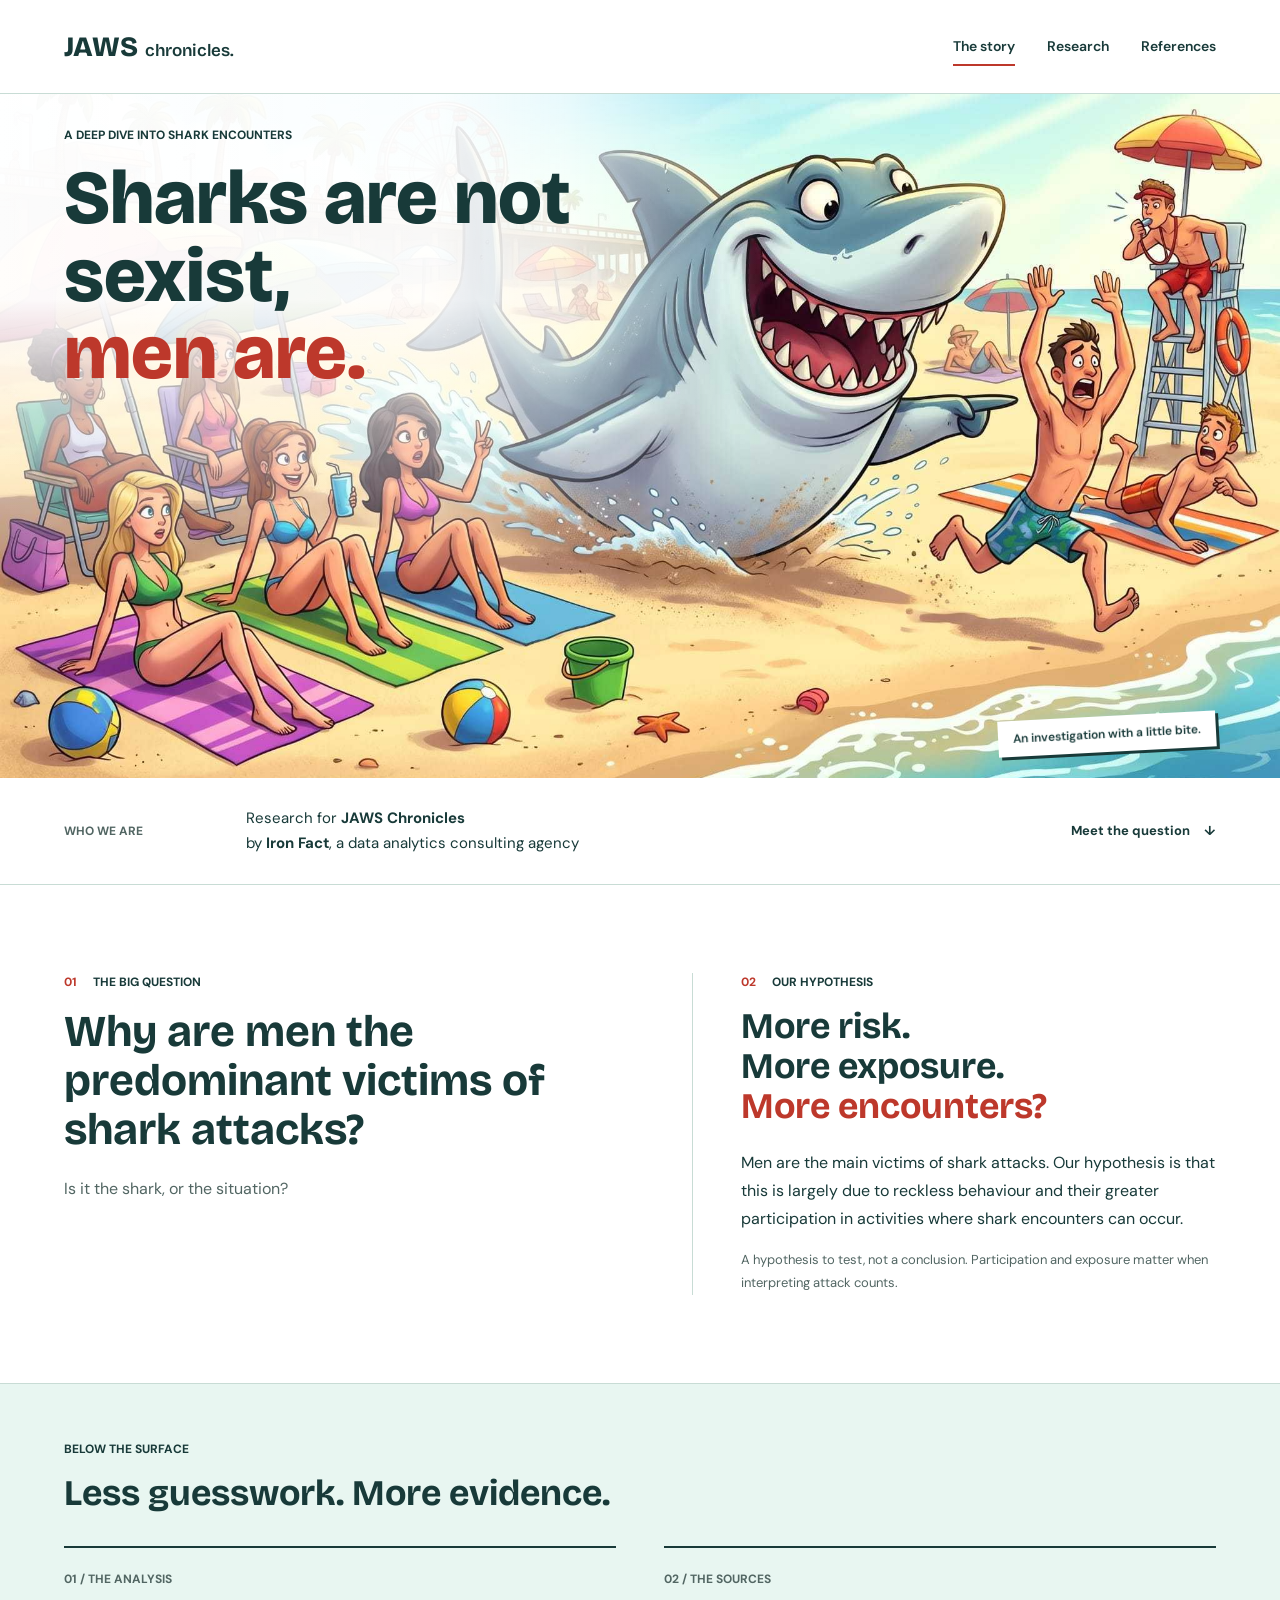
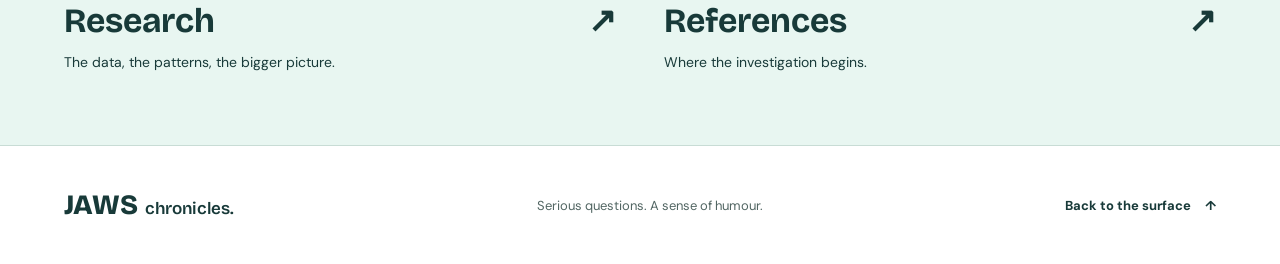
<file: index.html>
<!doctype html>
<html lang="en">
<head>
  <meta charset="utf-8">
  <meta name="viewport" content="width=device-width, initial-scale=1">
  <meta name="description" content="Sharks are not sexist, men are. A shark attack research project for Jaws chronicles, exploring behaviour, activities and exposure.">
  <title>Sharks are not sexist, men are | Jaws chronicles</title>
  <link rel="stylesheet" href="styles.css">
</head>
<body>
  <a class="skip-link" href="#main">Skip to content</a>
  <header class="site-header">
    <a class="wordmark" href="index.html" aria-label="Jaws chronicles home">JAWS<span>chronicles.</span></a>
    <nav aria-label="Main navigation">
      <a href="index.html" aria-current="page">The story</a>
      <a href="research.html">Research</a>
      <a href="references.html">References</a>
    </nav>
  </header>

  <main id="main">
    <section class="hero" aria-labelledby="project-title">
      <img class="hero-image" src="image_1.jpg" width="2048" height="1143" alt="A cartoon shark chases a man across a busy beach while women watch from their beach towels.">
      <div class="hero-copy">
        <p class="eyebrow">A deep dive into shark encounters</p>
        <h1 id="project-title">Sharks are not sexist,<br><span>men are.</span></h1>
      </div>
      <span class="hero-note">An investigation with a little bite.</span>
    </section>

    <section class="credit-band" aria-label="About us">
      <span class="section-label">Who we are</span>
      <p>Research for <strong>JAWS Chronicles</strong><br class="desktop-break"> by <strong>Iron Fact</strong>, a data analytics consulting agency</p>
      <a class="text-link" href="#the-question">Meet the question <span aria-hidden="true">&darr;</span></a>
    </section>

    <section class="investigation content-width" id="the-question" aria-labelledby="question-title">
      <div class="question">
        <p class="eyebrow"><span class="section-number">01</span> The big question</p>
        <h2 id="question-title">Why are men the predominant victims of shark attacks?</h2>
        <p class="question-aside">Is it the shark, or the situation?</p>
      </div>
      <div class="hypothesis">
        <p class="eyebrow"><span class="section-number">02</span> Our hypothesis</p>
        <h3>More risk.<br>More exposure.<br><span>More encounters?</span></h3>
        <p>Men are the main victims of shark attacks. Our hypothesis is that this is largely due to reckless behaviour and their greater participation in activities where shark encounters can occur.</p>
        <p class="research-note">A hypothesis to test, not a conclusion. Participation and exposure matter when interpreting attack counts.</p>
      </div>
    </section>

    <section class="next-section" aria-labelledby="next-title">
      <div class="content-width">
        <div class="next-heading">
          <p class="eyebrow">Below the surface</p>
          <h2 id="next-title">Less guesswork. More evidence.</h2>
        </div>
        <div class="next-links">
          <a class="next-link" href="research.html">
            <span class="link-index">01 / THE ANALYSIS</span>
            <span class="link-title">Research <span aria-hidden="true">&nearr;</span></span>
            <span class="link-description">The data, the patterns, the bigger picture.</span>
          </a>
          <a class="next-link" href="references.html">
            <span class="link-index">02 / THE SOURCES</span>
            <span class="link-title">References <span aria-hidden="true">&nearr;</span></span>
            <span class="link-description">Where the investigation begins.</span>
          </a>
        </div>
      </div>
    </section>
  </main>

  <footer class="site-footer">
    <a class="wordmark" href="index.html">JAWS<span>chronicles.</span></a>
    <p>Serious questions. A sense of humour.</p>
    <a class="text-link" href="#main">Back to the surface <span aria-hidden="true">&uarr;</span></a>
  </footer>
</body>
</html>
</file>
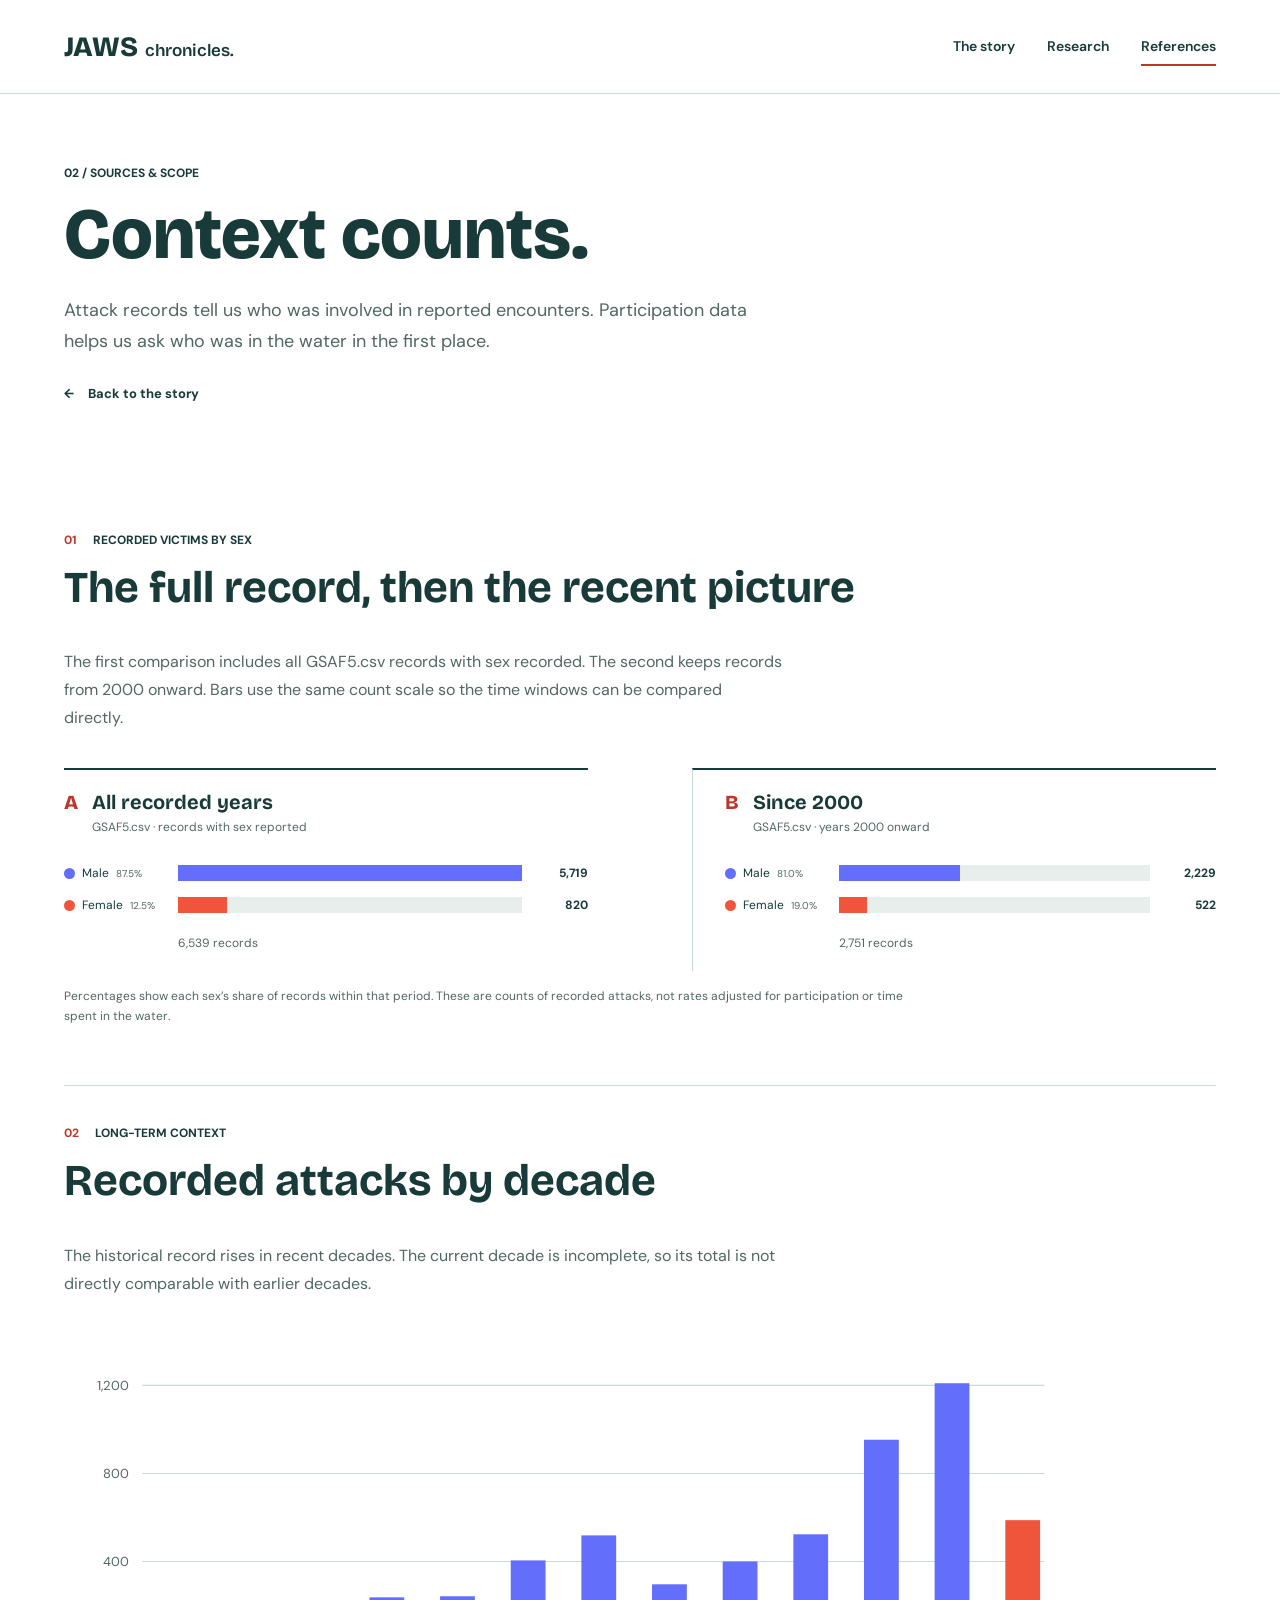
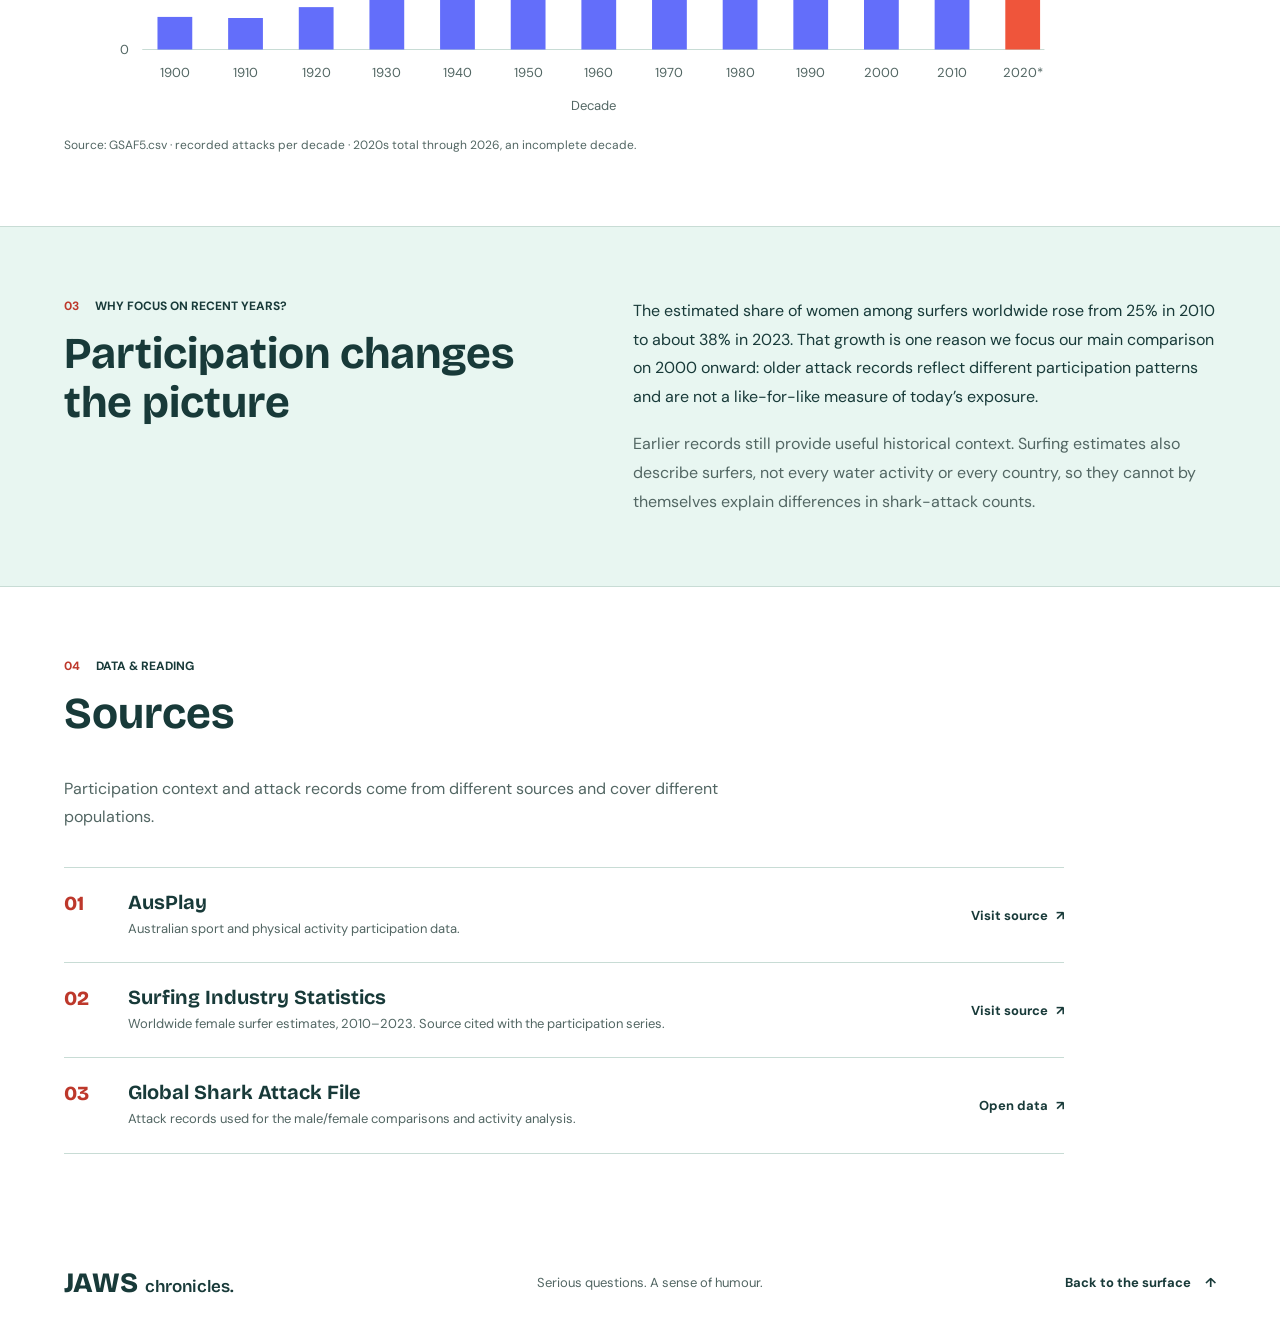
<file: references.html>
<!doctype html>
<html lang="en">
<head>
  <meta charset="utf-8">
  <meta name="viewport" content="width=device-width, initial-scale=1">
  <title>References | Jaws chronicles</title>
  <link rel="stylesheet" href="styles.css">
</head>
<body>
  <a class="skip-link" href="#main">Skip to content</a>
  <header class="site-header">
    <a class="wordmark" href="index.html" aria-label="Jaws chronicles home">JAWS<span>chronicles.</span></a>
    <nav aria-label="Main navigation">
      <a href="index.html">The story</a>
      <a href="research.html">Research</a>
      <a href="references.html" aria-current="page">References</a>
    </nav>
  </header>
  <main id="main" class="references-page">
    <section class="references-intro content-width">
      <p class="eyebrow">02 / Sources &amp; scope</p>
      <h1>Context counts.</h1>
      <p>Attack records tell us who was involved in reported encounters. Participation data helps us ask who was in the water in the first place.</p>
      <a class="text-link" href="index.html"><span aria-hidden="true">&larr;</span> Back to the story</a>
    </section>

    <section class="reference-section" aria-labelledby="comparison-title">
      <div class="content-width">
        <div class="report-heading">
          <p class="eyebrow"><span class="section-number">01</span> Recorded victims by sex</p>
          <h2 id="comparison-title">The full record, then the recent picture</h2>
          <p>The first comparison includes all GSAF5.csv records with sex recorded. The second keeps records from 2000 onward. Bars use the same count scale so the time windows can be compared directly.</p>
        </div>
        <div class="reference-chart-grid">
          <figure class="reference-chart">
            <figcaption>
              <span class="reference-chart-number">A</span>
              <span><strong>All recorded years</strong><small>GSAF5.csv · records with sex reported</small></span>
            </figcaption>
            <div class="reference-bar-row"><span class="reference-bar-label"><i class="legend-swatch male-swatch"></i>Male <small>87.5%</small></span><div class="reference-track"><span class="reference-bar male-bar" style="--bar:100%"></span></div><b>5,719</b></div>
            <div class="reference-bar-row"><span class="reference-bar-label"><i class="legend-swatch female-swatch"></i>Female <small>12.5%</small></span><div class="reference-track"><span class="reference-bar female-bar" style="--bar:14.3%"></span></div><b>820</b></div>
            <p class="reference-chart-total">6,539 records</p>
          </figure>
          <figure class="reference-chart">
            <figcaption>
              <span class="reference-chart-number">B</span>
              <span><strong>Since 2000</strong><small>GSAF5.csv · years 2000 onward</small></span>
            </figcaption>
            <div class="reference-bar-row"><span class="reference-bar-label"><i class="legend-swatch male-swatch"></i>Male <small>81.0%</small></span><div class="reference-track"><span class="reference-bar male-bar" style="--bar:39.0%"></span></div><b>2,229</b></div>
            <div class="reference-bar-row"><span class="reference-bar-label"><i class="legend-swatch female-swatch"></i>Female <small>19.0%</small></span><div class="reference-track"><span class="reference-bar female-bar" style="--bar:9.1%"></span></div><b>522</b></div>
            <p class="reference-chart-total">2,751 records</p>
          </figure>
        </div>
        <p class="chart-note">Percentages show each sex’s share of records within that period. These are counts of recorded attacks, not rates adjusted for participation or time spent in the water.</p>
        <div class="decade-trend-section">
          <div class="report-heading">
            <p class="eyebrow"><span class="section-number">02</span> Long-term context</p>
            <h2 id="decade-chart-heading">Recorded attacks by decade</h2>
            <p>The historical record rises in recent decades. The current decade is incomplete, so its total is not directly comparable with earlier decades.</p>
          </div>
          <figure class="decade-chart">
            <div class="decade-chart-scroll">
              <svg viewBox="0 0 920 370" role="img" aria-labelledby="decade-chart-title decade-chart-description">
                <title id="decade-chart-title">Recorded shark attacks by decade, from 1900 through 2020</title>
                <desc id="decade-chart-description">Counts are 147, 144, 192, 238, 243, 404, 520, 295, 400, 522, 953, 1,212 and 589 for decades 1900 through 2020 respectively. The 2020s count is partial through 2026.</desc>
                <g class="decade-grid">
                  <path d="M72 305H902 M72 224H902 M72 143H902 M72 62H902"/>
                  <text x="60" y="309" text-anchor="end">0</text>
                  <text x="60" y="228" text-anchor="end">400</text>
                  <text x="60" y="147" text-anchor="end">800</text>
                  <text x="60" y="66" text-anchor="end">1,200</text>
                </g>
                <g class="decade-bars">
                  <rect x="86" y="275" width="32" height="30"><title>1900s: 147 recorded attacks</title></rect>
                  <rect x="151" y="276" width="32" height="29"><title>1910s: 144 recorded attacks</title></rect>
                  <rect x="216" y="266" width="32" height="39"><title>1920s: 192 recorded attacks</title></rect>
                  <rect x="281" y="257" width="32" height="48"><title>1930s: 238 recorded attacks</title></rect>
                  <rect x="346" y="256" width="32" height="49"><title>1940s: 243 recorded attacks</title></rect>
                  <rect x="411" y="223" width="32" height="82"><title>1950s: 404 recorded attacks</title></rect>
                  <rect x="476" y="200" width="32" height="105"><title>1960s: 520 recorded attacks</title></rect>
                  <rect x="541" y="245" width="32" height="60"><title>1970s: 295 recorded attacks</title></rect>
                  <rect x="606" y="224" width="32" height="81"><title>1980s: 400 recorded attacks</title></rect>
                  <rect x="671" y="199" width="32" height="106"><title>1990s: 522 recorded attacks</title></rect>
                  <rect x="736" y="112" width="32" height="193"><title>2000s: 953 recorded attacks</title></rect>
                  <rect x="801" y="60" width="32" height="245"><title>2010s: 1,212 recorded attacks</title></rect>
                  <rect class="partial-decade" x="866" y="186" width="32" height="119"><title>2020s through 2026: 589 recorded attacks, partial decade</title></rect>
                </g>
                <g class="decade-labels">
                  <text x="102" y="330" text-anchor="middle">1900</text><text x="167" y="330" text-anchor="middle">1910</text><text x="232" y="330" text-anchor="middle">1920</text><text x="297" y="330" text-anchor="middle">1930</text><text x="362" y="330" text-anchor="middle">1940</text><text x="427" y="330" text-anchor="middle">1950</text><text x="492" y="330" text-anchor="middle">1960</text><text x="557" y="330" text-anchor="middle">1970</text><text x="622" y="330" text-anchor="middle">1980</text><text x="687" y="330" text-anchor="middle">1990</text><text x="752" y="330" text-anchor="middle">2000</text><text x="817" y="330" text-anchor="middle">2010</text><text x="882" y="330" text-anchor="middle">2020*</text>
                  <text x="487" y="361" text-anchor="middle">Decade</text>
                </g>
              </svg>
            </div>
            <figcaption class="chart-note">Source: GSAF5.csv · recorded attacks per decade · 2020s total through 2026, an incomplete decade.</figcaption>
          </figure>
        </div>
      </div>
    </section>

    <section class="reference-section reference-tint" aria-labelledby="time-window-title">
      <div class="content-width time-window">
        <div class="report-heading">
          <p class="eyebrow"><span class="section-number">03</span> Why focus on recent years?</p>
          <h2 id="time-window-title">Participation changes the picture</h2>
        </div>
        <div class="time-window-copy">
          <p>The estimated share of women among surfers worldwide rose from 25% in 2010 to about 38% in 2023. That growth is one reason we focus our main comparison on 2000 onward: older attack records reflect different participation patterns and are not a like-for-like measure of today’s exposure.</p>
          <p>Earlier records still provide useful historical context. Surfing estimates also describe surfers, not every water activity or every country, so they cannot by themselves explain differences in shark-attack counts.</p>
        </div>
      </div>
    </section>

    <section class="reference-section content-width" aria-labelledby="sources-title">
      <div class="report-heading">
        <p class="eyebrow"><span class="section-number">04</span> Data &amp; reading</p>
        <h2 id="sources-title">Sources</h2>
        <p>Participation context and attack records come from different sources and cover different populations.</p>
      </div>
      <ul class="source-list">
        <li>
          <span class="source-index">01</span>
          <div><h3>AusPlay</h3><p>Australian sport and physical activity participation data.</p></div>
          <a href="https://www.ausport.gov.au/clearinghouse/research/ausplay" target="_blank" rel="noopener noreferrer" aria-label="Visit AusPlay research page">Visit source <span aria-hidden="true">↗</span></a>
        </li>
        <li>
          <span class="source-index">02</span>
          <div><h3>Surfing Industry Statistics</h3><p>Worldwide female surfer estimates, 2010–2023. Source cited with the participation series.</p></div>
          <a href="https://gitnux.org/surfing-industry-statistics" target="_blank" rel="noopener noreferrer" aria-label="Visit Surfing Industry Statistics">Visit source <span aria-hidden="true">↗</span></a>
        </li>
        <li>
          <span class="source-index">03</span>
          <div><h3>Global Shark Attack File</h3><p>Attack records used for the male/female comparisons and activity analysis.</p></div>
          <a href="GSAF5.csv" target="_blank" rel="noopener noreferrer" aria-label="Open the GSAF5 data file">Open data <span aria-hidden="true">↗</span></a>
        </li>
      </ul>
    </section>
  </main>
  <footer class="site-footer">
    <a class="wordmark" href="index.html">JAWS<span>chronicles.</span></a>
    <p>Serious questions. A sense of humour.</p>
    <a class="text-link" href="#main">Back to the surface <span aria-hidden="true">&uarr;</span></a>
  </footer>
</body>
</html>
</file>
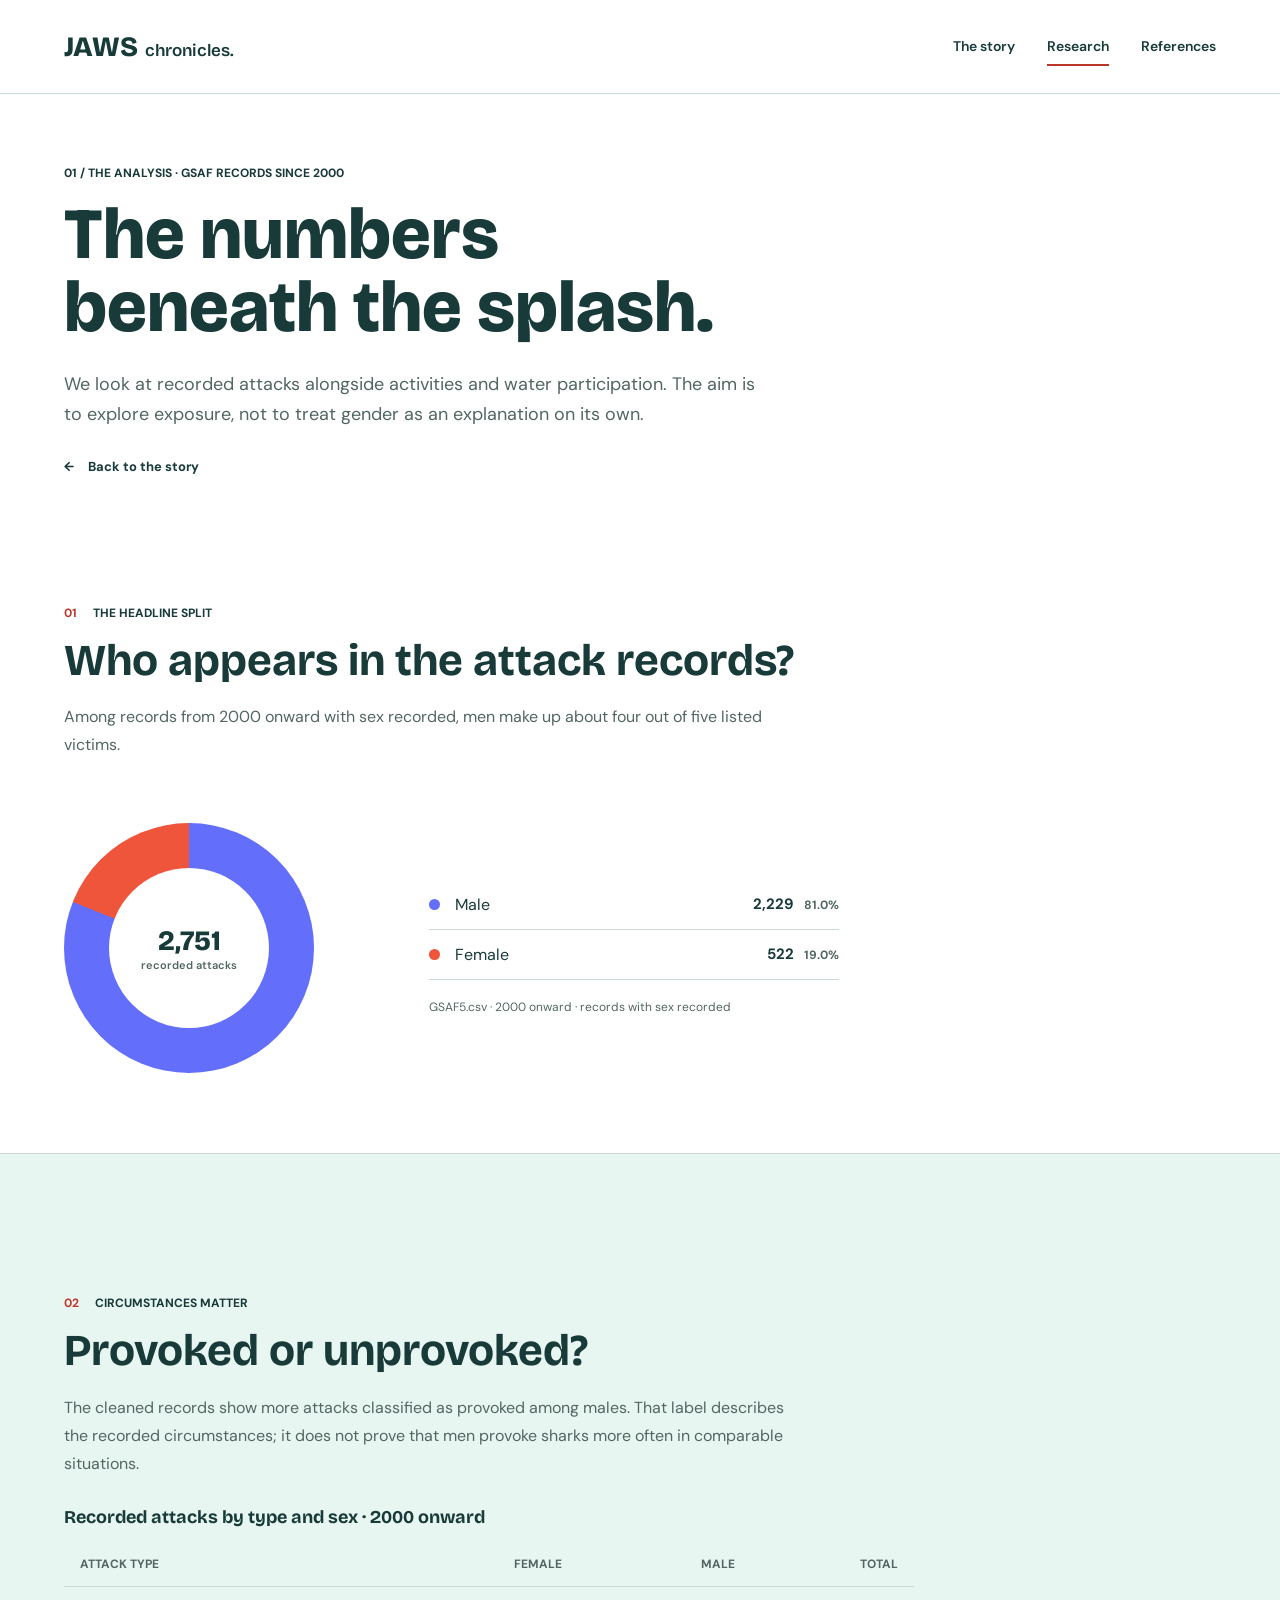
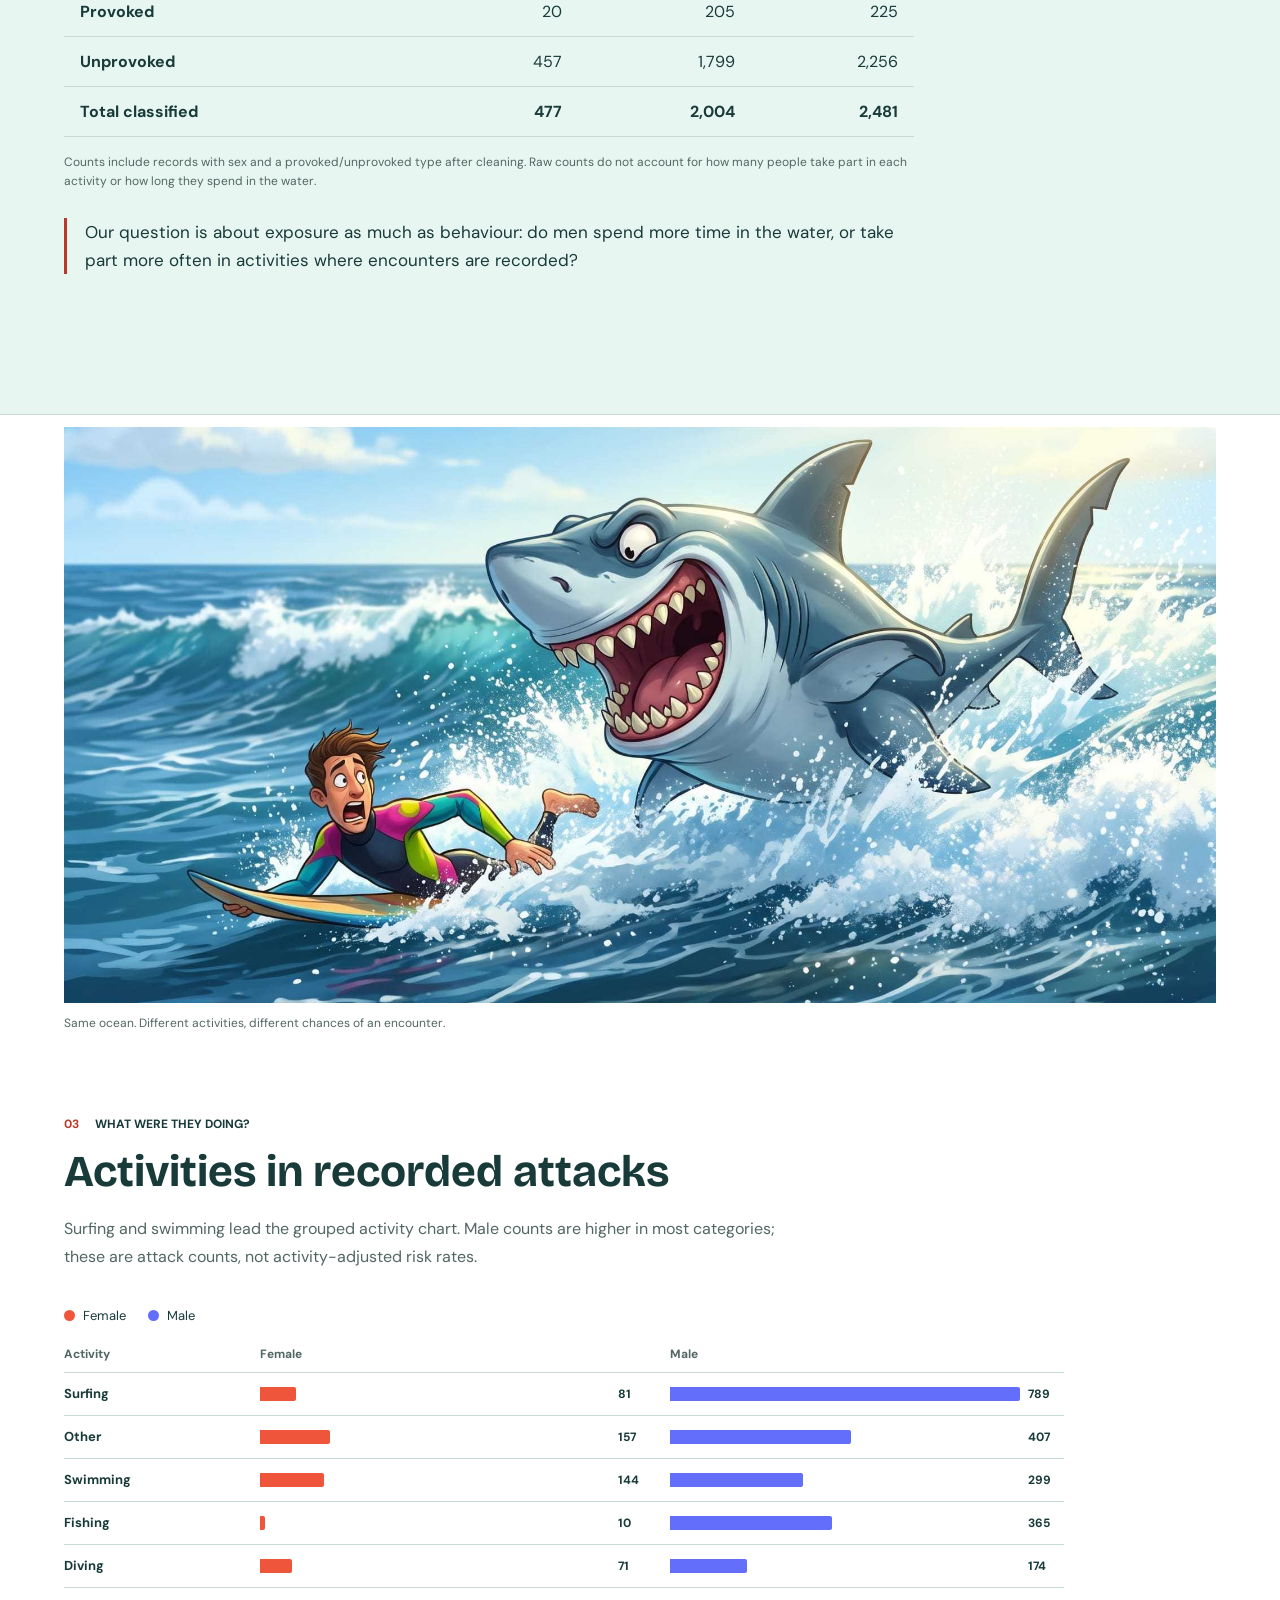
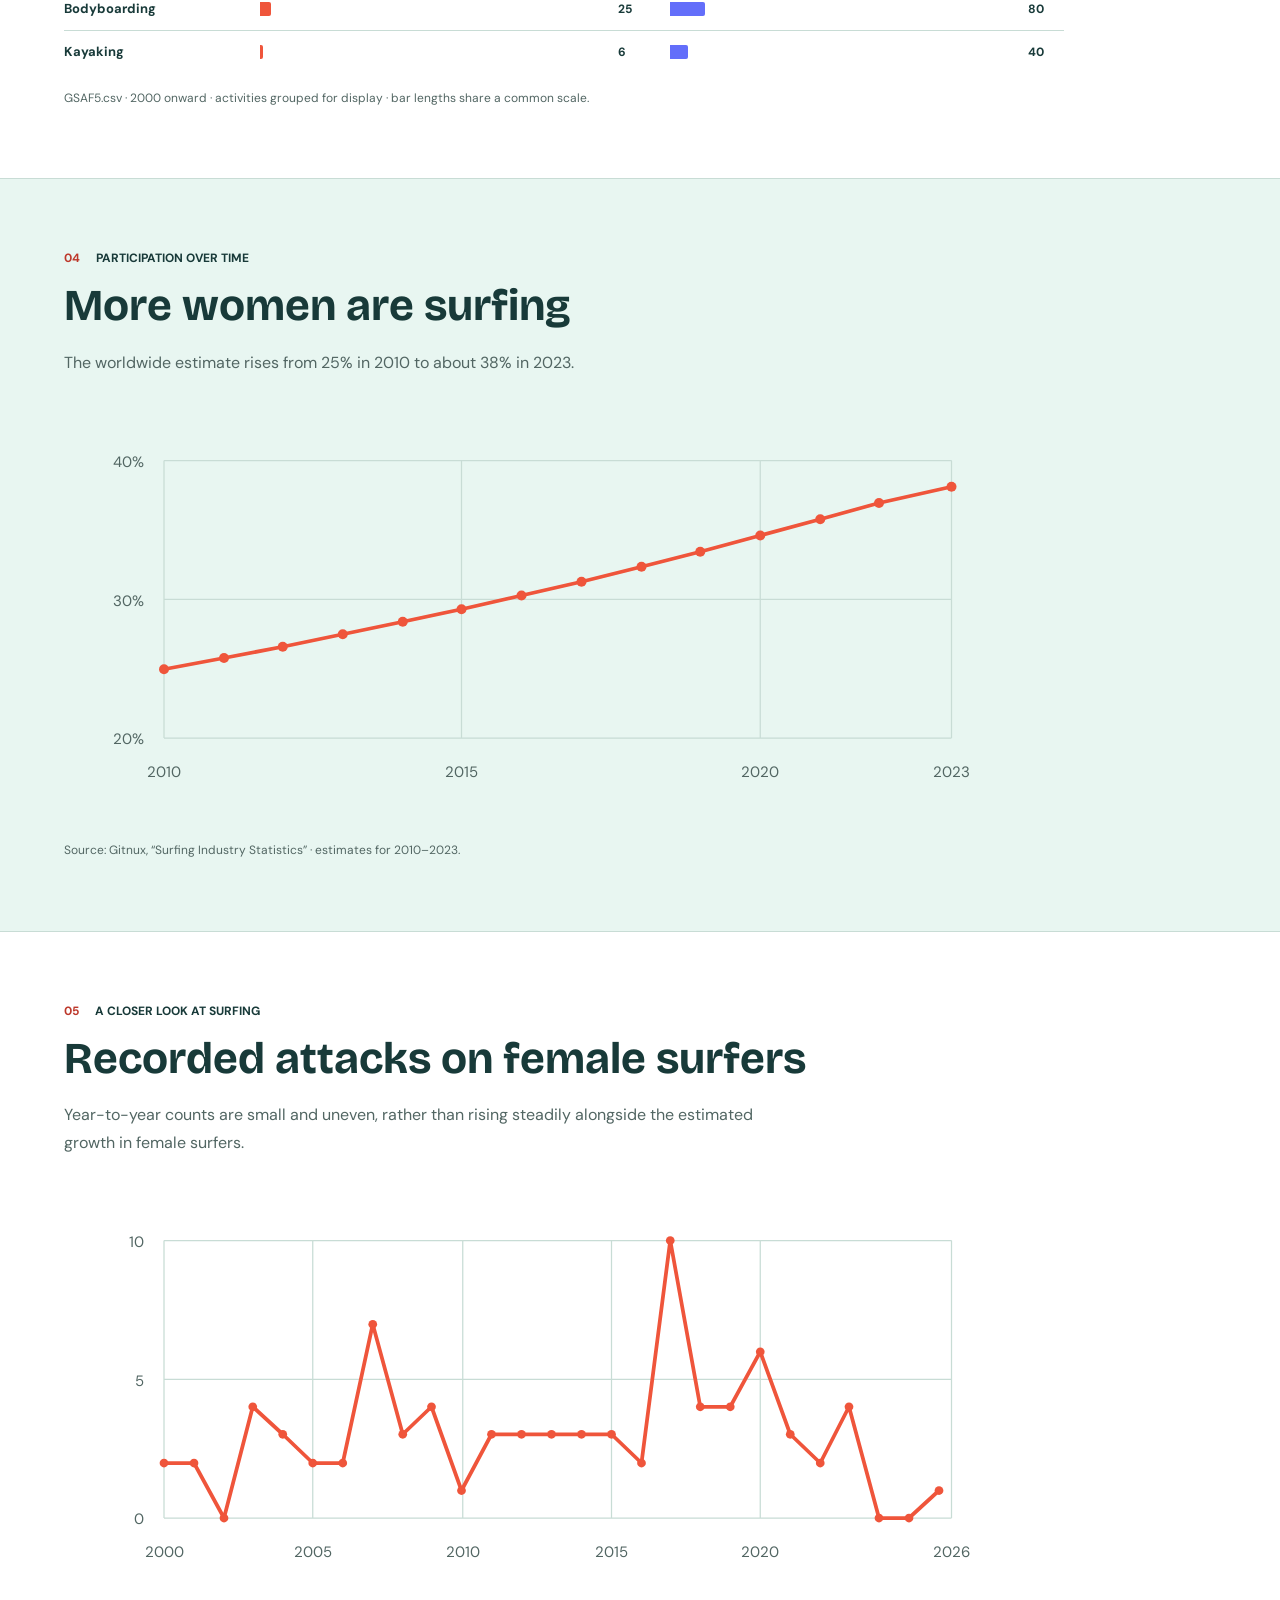
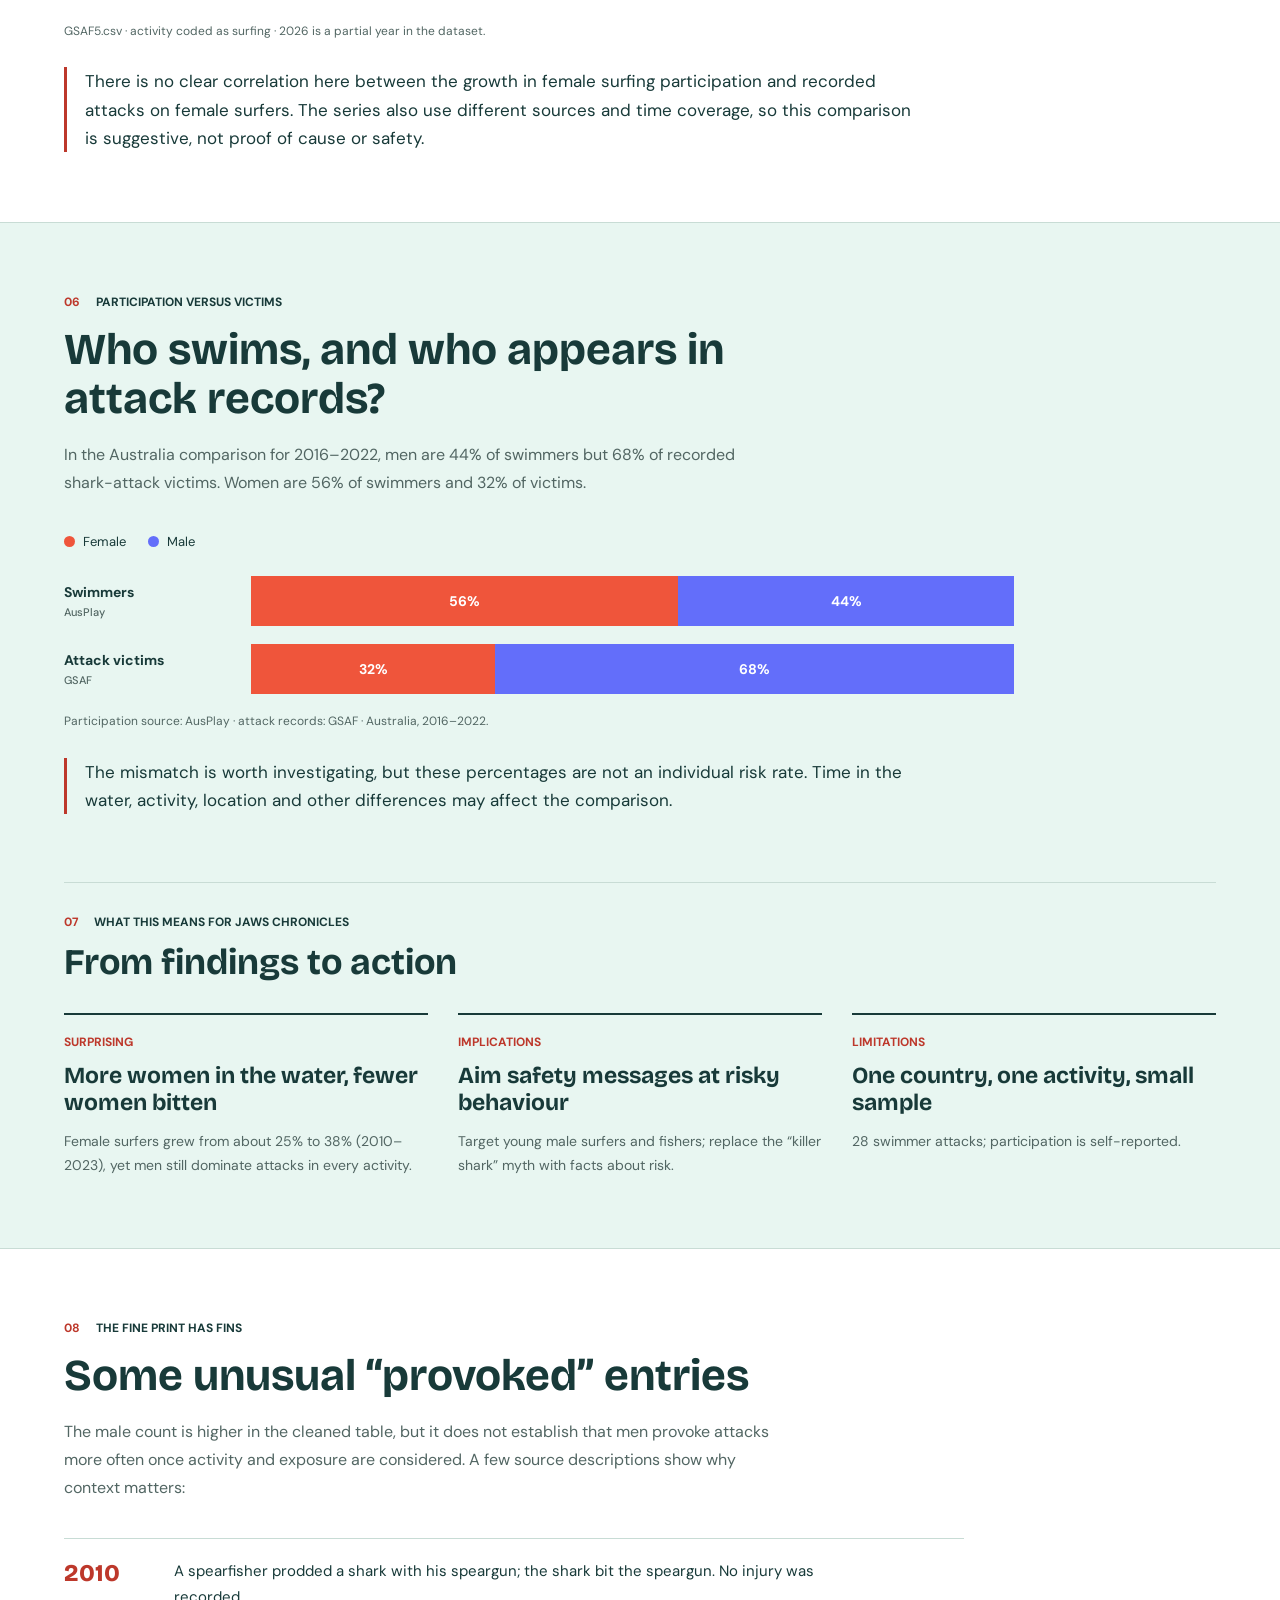
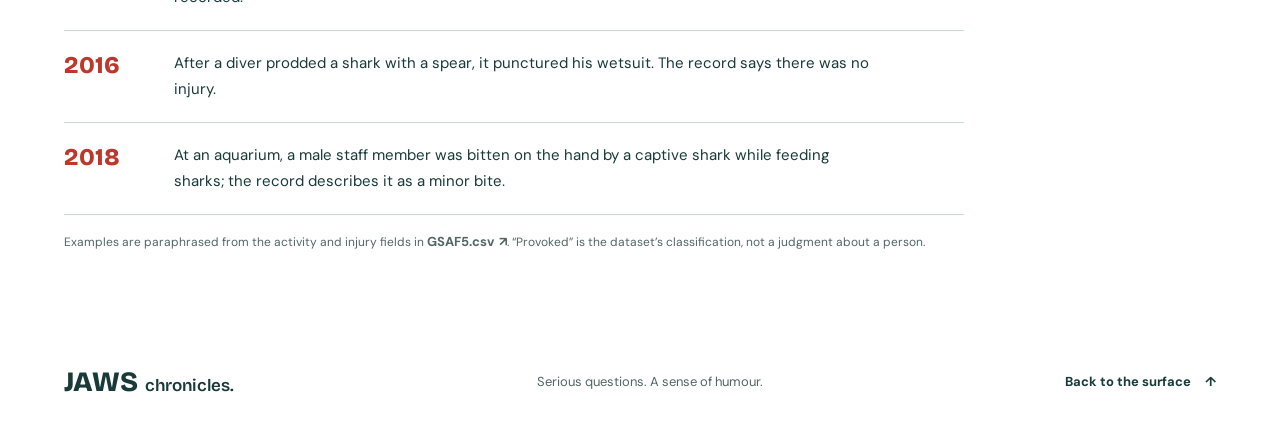
<file: research.html>
<!doctype html>
<html lang="en">
<head>
  <meta charset="utf-8">
  <meta name="viewport" content="width=device-width, initial-scale=1">
  <title>Research | Jaws chronicles</title>
  <link rel="stylesheet" href="styles.css">
</head>
<body>
  <a class="skip-link" href="#main">Skip to content</a>
  <header class="site-header">
    <a class="wordmark" href="index.html" aria-label="Jaws chronicles home">JAWS<span>chronicles.</span></a>
    <nav aria-label="Main navigation">
      <a href="index.html">The story</a>
      <a href="research.html" aria-current="page">Research</a>
      <a href="references.html">References</a>
    </nav>
  </header>
  <main id="main" class="research-page">
    <section class="research-intro content-width">
      <p class="eyebrow">01 / The analysis · GSAF records since 2000</p>
      <h1>The numbers<br>beneath the splash.</h1>
      <p>We look at recorded attacks alongside activities and water participation. The aim is to explore exposure, not to treat gender as an explanation on its own.</p>
      <a class="text-link" href="index.html"><span aria-hidden="true">&larr;</span> Back to the story</a>
    </section>

    <section class="report-section content-width" aria-labelledby="sex-chart-title">
      <div class="report-heading">
        <p class="eyebrow"><span class="section-number">01</span> The headline split</p>
        <h2 id="sex-chart-title">Who appears in the attack records?</h2>
        <p>Among records from 2000 onward with sex recorded, men make up about four out of five listed victims.</p>
      </div>
      <figure class="chart-figure sex-chart">
        <div class="sex-donut" role="img" aria-label="Pie chart: 2,229 male victims, 81 percent; 522 female victims, 19 percent, among 2,751 records since 2000 with sex recorded.">
          <span>2,751<small>recorded attacks</small></span>
        </div>
        <figcaption class="chart-legend sex-legend">
          <p><span class="legend-swatch male-swatch"></span><span>Male</span><strong>2,229 <small>81.0%</small></strong></p>
          <p><span class="legend-swatch female-swatch"></span><span>Female</span><strong>522 <small>19.0%</small></strong></p>
          <small>GSAF5.csv · 2000 onward · records with sex recorded</small>
        </figcaption>
      </figure>
    </section>

    <section class="report-section report-tint" aria-labelledby="type-chart-title">
      <div class="content-width type-section">
        <div class="report-heading">
          <p class="eyebrow"><span class="section-number">02</span> Circumstances matter</p>
          <h2 id="type-chart-title">Provoked or unprovoked?</h2>
          <p>The cleaned records show more attacks classified as provoked among males. That label describes the recorded circumstances; it does not prove that men provoke sharks more often in comparable situations.</p>
        </div>
        <div class="table-wrap">
          <table class="research-table">
            <caption>Recorded attacks by type and sex · 2000 onward</caption>
            <thead>
              <tr><th scope="col">Attack type</th><th scope="col">Female</th><th scope="col">Male</th><th scope="col">Total</th></tr>
            </thead>
            <tbody>
              <tr><th scope="row">Provoked</th><td>20</td><td>205</td><td>225</td></tr>
              <tr><th scope="row">Unprovoked</th><td>457</td><td>1,799</td><td>2,256</td></tr>
            </tbody>
            <tfoot>
              <tr><th scope="row">Total classified</th><td>477</td><td>2,004</td><td>2,481</td></tr>
            </tfoot>
          </table>
          <p class="chart-note">Counts include records with sex and a provoked/unprovoked type after cleaning. Raw counts do not account for how many people take part in each activity or how long they spend in the water.</p>
        </div>
        <p class="analysis-callout">Our question is about exposure as much as behaviour: do men spend more time in the water, or take part more often in activities where encounters are recorded?</p>
      </div>
    </section>

    <figure class="research-photo content-width">
      <img src="image_2.jpg" width="2048" height="1024" alt="A cartoon surfer escapes through the waves as a grinning shark splashes close behind.">
      <figcaption>Same ocean. Different activities, different chances of an encounter.</figcaption>
    </figure>

    <section class="report-section content-width" aria-labelledby="activity-chart-title">
      <div class="report-heading">
        <p class="eyebrow"><span class="section-number">03</span> What were they doing?</p>
        <h2 id="activity-chart-title">Activities in recorded attacks</h2>
        <p>Surfing and swimming lead the grouped activity chart. Male counts are higher in most categories; these are attack counts, not activity-adjusted risk rates.</p>
      </div>
      <figure class="chart-figure activity-chart" aria-label="Grouped horizontal bars comparing recorded female and male attacks by activity since 2000">
        <div class="activity-legend"><span><i class="legend-swatch female-swatch"></i>Female</span><span><i class="legend-swatch male-swatch"></i>Male</span></div>
        <div class="activity-chart-head" aria-hidden="true"><span>Activity</span><span>Female</span><span>Male</span></div>
        <div class="activity-row"><strong>Surfing</strong><div class="activity-bar-cell"><span class="activity-bar female-bar" style="--bar: 10.3%"></span><b>81</b></div><div class="activity-bar-cell"><span class="activity-bar male-bar" style="--bar: 100%"></span><b>789</b></div></div>
        <div class="activity-row"><strong>Other</strong><div class="activity-bar-cell"><span class="activity-bar female-bar" style="--bar: 19.9%"></span><b>157</b></div><div class="activity-bar-cell"><span class="activity-bar male-bar" style="--bar: 51.6%"></span><b>407</b></div></div>
        <div class="activity-row"><strong>Swimming</strong><div class="activity-bar-cell"><span class="activity-bar female-bar" style="--bar: 18.3%"></span><b>144</b></div><div class="activity-bar-cell"><span class="activity-bar male-bar" style="--bar: 37.9%"></span><b>299</b></div></div>
        <div class="activity-row"><strong>Fishing</strong><div class="activity-bar-cell"><span class="activity-bar female-bar" style="--bar: 1.3%"></span><b>10</b></div><div class="activity-bar-cell"><span class="activity-bar male-bar" style="--bar: 46.3%"></span><b>365</b></div></div>
        <div class="activity-row"><strong>Diving</strong><div class="activity-bar-cell"><span class="activity-bar female-bar" style="--bar: 9.0%"></span><b>71</b></div><div class="activity-bar-cell"><span class="activity-bar male-bar" style="--bar: 22.1%"></span><b>174</b></div></div>
        <div class="activity-row"><strong>Bodyboarding</strong><div class="activity-bar-cell"><span class="activity-bar female-bar" style="--bar: 3.2%"></span><b>25</b></div><div class="activity-bar-cell"><span class="activity-bar male-bar" style="--bar: 10.1%"></span><b>80</b></div></div>
        <div class="activity-row"><strong>Kayaking</strong><div class="activity-bar-cell"><span class="activity-bar female-bar" style="--bar: 0.8%"></span><b>6</b></div><div class="activity-bar-cell"><span class="activity-bar male-bar" style="--bar: 5.1%"></span><b>40</b></div></div>
        <figcaption class="chart-note">GSAF5.csv · 2000 onward · activities grouped for display · bar lengths share a common scale.</figcaption>
      </figure>
    </section>

    <section class="report-section report-tint" aria-labelledby="surfer-share-title">
      <div class="content-width">
        <div class="report-heading">
          <p class="eyebrow"><span class="section-number">04</span> Participation over time</p>
          <h2 id="surfer-share-title">More women are surfing</h2>
          <p>The worldwide estimate rises from 25% in 2010 to about 38% in 2023.</p>
        </div>
        <figure class="chart-figure line-chart">
          <svg viewBox="0 0 760 330" role="img" aria-labelledby="surfer-share-svg-title surfer-share-svg-desc">
            <title id="surfer-share-svg-title">Estimated percentage of female surfers worldwide, 2010 to 2023</title>
            <desc id="surfer-share-svg-desc">The estimate rises from 25 percent in 2010 to 38 percent in 2023.</desc>
            <g class="chart-grid"><path d="M80 260H710 M80 149H710 M80 38H710"/><path d="M80 38V260 M318 38V260 M557 38V260 M710 38V260"/></g>
            <g class="chart-axis-labels"><text x="64" y="265" text-anchor="end">20%</text><text x="64" y="154" text-anchor="end">30%</text><text x="64" y="43" text-anchor="end">40%</text><text x="80" y="291" text-anchor="middle">2010</text><text x="318" y="291" text-anchor="middle">2015</text><text x="557" y="291" text-anchor="middle">2020</text><text x="710" y="291" text-anchor="middle">2023</text></g>
            <polyline class="female-line" points="80,205 128,196 175,187 223,177 271,167 318,157 366,146 414,135 462,123 509,111 557,98 605,85 652,72 710,59"/>
            <g class="female-points"><circle cx="80" cy="205" r="4"/><circle cx="128" cy="196" r="4"/><circle cx="175" cy="187" r="4"/><circle cx="223" cy="177" r="4"/><circle cx="271" cy="167" r="4"/><circle cx="318" cy="157" r="4"/><circle cx="366" cy="146" r="4"/><circle cx="414" cy="135" r="4"/><circle cx="462" cy="123" r="4"/><circle cx="509" cy="111" r="4"/><circle cx="557" cy="98" r="4"/><circle cx="605" cy="85" r="4"/><circle cx="652" cy="72" r="4"/><circle cx="710" cy="59" r="4"/></g>
          </svg>
          <figcaption class="chart-note">Source: Gitnux, “Surfing Industry Statistics” · estimates for 2010–2023.</figcaption>
        </figure>
      </div>
    </section>

    <section class="report-section content-width" aria-labelledby="female-attack-title">
      <div class="report-heading">
        <p class="eyebrow"><span class="section-number">05</span> A closer look at surfing</p>
        <h2 id="female-attack-title">Recorded attacks on female surfers</h2>
        <p>Year-to-year counts are small and uneven, rather than rising steadily alongside the estimated growth in female surfers.</p>
      </div>
      <figure class="chart-figure line-chart">
        <svg viewBox="0 0 760 330" role="img" aria-labelledby="female-attack-svg-title female-attack-svg-desc">
          <title id="female-attack-svg-title">Recorded shark attacks on female surfers, 2000 to 2026</title>
          <desc id="female-attack-svg-desc">Annual counts fluctuate from zero to ten. The 2026 record is incomplete.</desc>
          <g class="chart-grid"><path d="M80 260H710 M80 149H710 M80 38H710"/><path d="M80 38V260 M199 38V260 M319 38V260 M438 38V260 M557 38V260 M710 38V260"/></g>
          <g class="chart-axis-labels"><text x="64" y="265" text-anchor="end">0</text><text x="64" y="154" text-anchor="end">5</text><text x="64" y="43" text-anchor="end">10</text><text x="80" y="291" text-anchor="middle">2000</text><text x="199" y="291" text-anchor="middle">2005</text><text x="319" y="291" text-anchor="middle">2010</text><text x="438" y="291" text-anchor="middle">2015</text><text x="557" y="291" text-anchor="middle">2020</text><text x="710" y="291" text-anchor="middle">2026</text></g>
          <polyline class="female-line" points="80,216 104,216 128,260 151,171 175,193 199,216 223,216 247,105 271,193 294,171 318,238 342,193 366,193 390,193 414,193 438,193 462,216 485,38 509,171 533,171 557,127 581,193 605,216 628,171 652,260 676,260 700,238"/>
          <g class="female-points"><circle cx="80" cy="216" r="3.5"/><circle cx="104" cy="216" r="3.5"/><circle cx="128" cy="260" r="3.5"/><circle cx="151" cy="171" r="3.5"/><circle cx="175" cy="193" r="3.5"/><circle cx="199" cy="216" r="3.5"/><circle cx="223" cy="216" r="3.5"/><circle cx="247" cy="105" r="3.5"/><circle cx="271" cy="193" r="3.5"/><circle cx="294" cy="171" r="3.5"/><circle cx="318" cy="238" r="3.5"/><circle cx="342" cy="193" r="3.5"/><circle cx="366" cy="193" r="3.5"/><circle cx="390" cy="193" r="3.5"/><circle cx="414" cy="193" r="3.5"/><circle cx="438" cy="193" r="3.5"/><circle cx="462" cy="216" r="3.5"/><circle cx="485" cy="38" r="3.5"/><circle cx="509" cy="171" r="3.5"/><circle cx="533" cy="171" r="3.5"/><circle cx="557" cy="127" r="3.5"/><circle cx="581" cy="193" r="3.5"/><circle cx="605" cy="216" r="3.5"/><circle cx="628" cy="171" r="3.5"/><circle cx="652" cy="260" r="3.5"/><circle cx="676" cy="260" r="3.5"/><circle cx="700" cy="238" r="3.5"/></g>
        </svg>
        <figcaption class="chart-note">GSAF5.csv · activity coded as surfing · 2026 is a partial year in the dataset.</figcaption>
      </figure>
      <p class="analysis-callout">There is no clear correlation here between the growth in female surfing participation and recorded attacks on female surfers. The series also use different sources and time coverage, so this comparison is suggestive, not proof of cause or safety.</p>
    </section>

    <section class="report-section report-tint" aria-labelledby="swimmers-chart-title">
      <div class="content-width">
        <div class="report-heading">
          <p class="eyebrow"><span class="section-number">06</span> Participation versus victims</p>
          <h2 id="swimmers-chart-title">Who swims, and who appears in attack records?</h2>
          <p>In the Australia comparison for 2016–2022, men are 44% of swimmers but 68% of recorded shark-attack victims. Women are 56% of swimmers and 32% of victims.</p>
        </div>
        <figure class="chart-figure share-chart" aria-label="Stacked bars comparing swimmer and shark attack victim shares in Australia, 2016 to 2022">
          <div class="share-legend"><span><i class="legend-swatch female-swatch"></i>Female</span><span><i class="legend-swatch male-swatch"></i>Male</span></div>
          <div class="share-row"><strong>Swimmers <small>AusPlay</small></strong><div class="share-bar"><span class="female-share" style="--share:56%">56%</span><span class="male-share" style="--share:44%">44%</span></div></div>
          <div class="share-row"><strong>Attack victims <small>GSAF</small></strong><div class="share-bar"><span class="female-share" style="--share:32%">32%</span><span class="male-share" style="--share:68%">68%</span></div></div>
          <figcaption class="chart-note">Participation source: AusPlay · attack records: GSAF · Australia, 2016–2022.</figcaption>
        </figure>
        <p class="analysis-callout">The mismatch is worth investigating, but these percentages are not an individual risk rate. Time in the water, activity, location and other differences may affect the comparison.</p>
        <section class="meaning-section" aria-labelledby="meaning-title">
          <div class="meaning-heading">
            <p class="eyebrow"><span class="section-number">07</span> What this means for JAWS Chronicles</p>
            <h2 id="meaning-title">From findings to action</h2>
          </div>
          <div class="meaning-grid">
            <article class="meaning-item">
              <p class="eyebrow">Surprising</p>
              <h3>More women in the water, fewer women bitten</h3>
              <p>Female surfers grew from about 25% to 38% (2010–2023), yet men still dominate attacks in every activity.</p>
            </article>
            <article class="meaning-item">
              <p class="eyebrow">Implications</p>
              <h3>Aim safety messages at risky behaviour</h3>
              <p>Target young male surfers and fishers; replace the “killer shark” myth with facts about risk.</p>
            </article>
            <article class="meaning-item">
              <p class="eyebrow">Limitations</p>
              <h3>One country, one activity, small sample</h3>
              <p>28 swimmer attacks; participation is self-reported.</p>
            </article>
          </div>
        </section>
      </div>
    </section>

    <section class="report-section content-width" aria-labelledby="provoked-examples-title">
      <div class="report-heading">
        <p class="eyebrow"><span class="section-number">08</span> The fine print has fins</p>
        <h2 id="provoked-examples-title">Some unusual “provoked” entries</h2>
        <p>The male count is higher in the cleaned table, but it does not establish that men provoke attacks more often once activity and exposure are considered. A few source descriptions show why context matters:</p>
      </div>
      <ul class="incident-list">
        <li><span class="incident-year">2010</span><p>A spearfisher prodded a shark with his speargun; the shark bit the speargun. No injury was recorded.</p></li>
        <li><span class="incident-year">2016</span><p>After a diver prodded a shark with a spear, it punctured his wetsuit. The record says there was no injury.</p></li>
        <li><span class="incident-year">2018</span><p>At an aquarium, a male staff member was bitten on the hand by a captive shark while feeding sharks; the record describes it as a minor bite.</p></li>
      </ul>
      <p class="chart-note">Examples are paraphrased from the activity and injury fields in <a class="text-link" href="GSAF5.csv">GSAF5.csv <span aria-hidden="true">↗</span></a>. “Provoked” is the dataset’s classification, not a judgment about a person.</p>
    </section>
  </main>
  <footer class="site-footer">
    <a class="wordmark" href="index.html">JAWS<span>chronicles.</span></a>
    <p>Serious questions. A sense of humour.</p>
    <a class="text-link" href="#main">Back to the surface <span aria-hidden="true">&uarr;</span></a>
  </footer>
</body>
</html>
</file>
<file: styles.css>
@import url('https://fonts.googleapis.com/css2?family=Bricolage+Grotesque:opsz,wght@12..96,500;12..96,600;12..96,700;12..96,800&family=DM+Sans:wght@400;500;600;700&display=swap');

:root {
  --ink: #183a39;
  --muted: #526663;
  --paper: #ffffff;
  --coral: #bd382b;
  --mint: #e8f6f1;
  --line: #c8dcd5;
  --display: 'Bricolage Grotesque', 'Trebuchet MS', sans-serif;
  --body: 'DM Sans', 'Trebuchet MS', sans-serif;
}

* { box-sizing: border-box; }
html { scroll-behavior: smooth; scroll-padding-top: 24px; }
body { margin: 0; background: var(--paper); color: var(--ink); font-family: var(--body); letter-spacing: 0; }
a { color: inherit; text-decoration: none; }
a:focus-visible { outline: 3px solid var(--coral); outline-offset: 6px; }
::selection { background: #ffd65a; color: var(--ink); }
.skip-link { position: absolute; top: -100px; left: 20px; z-index: 5; padding: 14px; background: white; }
.skip-link:focus { top: 14px; }
.site-header, .site-footer { display: flex; align-items: center; justify-content: space-between; gap: 24px; padding: 23px 5%; }
.site-header { min-height: 94px; border-bottom: 1px solid var(--line); }
.wordmark { display: inline-flex; align-items: baseline; gap: 7px; font-family: var(--display); font-size: 28px; font-weight: 800; white-space: nowrap; }
.wordmark span { font-size: 17px; font-weight: 600; }
nav { display: flex; gap: 32px; }
nav a { padding: 9px 0; font-size: 14px; font-weight: 600; border-bottom: 2px solid transparent; }
nav a:hover, nav a[aria-current='page'] { border-color: var(--coral); }
.hero { min-height: 670px; height: 76vh; max-height: 880px; position: relative; isolation: isolate; overflow: hidden; }
.hero-image { position: absolute; z-index: -2; width: 100%; height: 100%; object-fit: cover; object-position: center 65%; }
.hero::before { content: ''; position: absolute; inset: 0; z-index: -1; background: linear-gradient(90deg, rgb(255 255 255 / 98%) 0%, rgb(255 255 255 / 94%) 34%, rgb(255 255 255 / 75%) 44%, transparent 60%); mask-image: linear-gradient(180deg, black 0%, black 30%, transparent 72%); }
.hero-copy { width: 56%; padding: 32px 0 0 5%; }
.eyebrow, .section-label, .link-index { font-size: 12px; font-weight: 700; text-transform: uppercase; line-height: 1.5; }
.eyebrow { margin: 0 0 16px; }
h1, h2, h3, p { margin-top: 0; }
h1, h2, h3 { font-family: var(--display); }
h1 { font-size: 76px; font-weight: 800; line-height: 1.02; margin-bottom: 0; max-width: 1100px; }
h1 span { color: var(--coral); }
.hero-note { position: absolute; right: 5%; bottom: 26px; background: #fff; padding: 10px 15px; font-size: 12px; font-weight: 600; transform: rotate(-3deg); box-shadow: 3px 3px 0 var(--ink); }
.credit-band { padding: 28px 5%; display: grid; grid-template-columns: 150px 1fr auto; gap: 32px; align-items: center; border-bottom: 1px solid var(--line); }
.credit-band p { margin: 0; line-height: 1.65; font-size: 15px; }
.section-label { color: var(--muted); }
.text-link { display: inline-flex; align-items: center; gap: 14px; font-size: 13px; font-weight: 700; }
.text-link:hover { color: var(--coral); }
.content-width { width: 90%; max-width: 1400px; margin-inline: auto; }
.investigation { display: grid; grid-template-columns: 1fr 1fr; gap: 9%; padding-block: 88px; }
.section-number { color: var(--coral); margin-right: 13px; }
h2 { font-size: 44px; line-height: 1.12; font-weight: 700; }
.question h2 { max-width: 550px; margin-bottom: 24px; }
.question-aside { font-size: 16px; color: var(--muted); }
.hypothesis { border-left: 1px solid var(--line); padding-left: 48px; }
h3 { font-size: 36px; line-height: 1.12; margin-bottom: 22px; }
h3 span { color: var(--coral); }
.hypothesis > p:not(.eyebrow) { max-width: 530px; font-size: 16px; line-height: 1.75; }
.hypothesis .research-note { font-size: 13px !important; color: var(--muted); margin-bottom: 0; }
.next-section { padding: 56px 0 64px; background-color: var(--mint); background-image: radial-gradient(#b7d9ce 0.7px, transparent 0.7px); background-size: 14px 14px; border-block: 1px solid var(--line); }
.next-heading h2 { font-size: 36px; margin-bottom: 32px; }
.next-links { display: grid; grid-template-columns: 1fr 1fr; gap: 48px; }
.next-link { display: grid; gap: 12px; padding-block: 22px 10px; border-top: 2px solid var(--ink); }
.link-index { color: var(--muted); }
.link-title { display: flex; align-items: center; justify-content: space-between; gap: 16px; font-family: var(--display); font-size: 34px; font-weight: 700; }
.link-title > span { transition: transform 180ms ease; }
.next-link:hover .link-title { color: var(--coral); }
.next-link:hover .link-title > span { transform: translate(3px, -3px); }
.link-description { font-size: 14px; }
.site-footer { min-height: 118px; }
.site-footer p { margin: 0; color: var(--muted); font-size: 13px; }
.placeholder-main { min-height: 68vh; padding-block: 90px; background: linear-gradient(180deg, var(--mint), white); }
.placeholder-main h1 { font-size: 64px; margin-bottom: 28px; }
.placeholder-main p:not(.eyebrow) { max-width: 580px; font-size: 18px; line-height: 1.7; }
.placeholder-main .text-link { margin-top: 24px; }
@keyframes arrive { from { opacity: 0; transform: translateY(12px); } to { opacity: 1; transform: translateY(0); } }
.hero-copy { animation: arrive 650ms ease-out both; }

@media (min-width: 1600px) {
  h1 { font-size: 88px; }
}
@media (max-width: 1000px) {
  h1 { font-size: 60px; }
  .hero { min-height: 600px; height: 72vh; }
  .credit-band { grid-template-columns: 110px 1fr; gap: 20px; }
  .credit-band .text-link { grid-column: 2; }
  .investigation { gap: 6%; padding-block: 64px; }
  .hypothesis { padding-left: 28px; }
  h2 { font-size: 36px; }
  h3 { font-size: 32px; }
  .site-footer { flex-wrap: wrap; }
}
@media (max-width: 600px) {
  .site-header { padding-block: 18px 12px; flex-direction: column; gap: 10px; }
  .wordmark { font-size: 26px; }
  nav { gap: 28px; }
  nav a { font-size: 13px; }
  .hero { min-height: 0; height: auto; max-height: none; padding-bottom: 55.81%; }
  .hero-image { height: auto; bottom: 0; }
  .hero::before { background: none; }
  .hero-copy { width: auto; padding: 26px 5% 28px; }
  h1 { font-size: 44px; line-height: 1.06; }
  .eyebrow { font-size: 11px; }
  .hero-note { display: none; }
  .credit-band { padding-block: 28px; grid-template-columns: 1fr; gap: 12px; }
  .credit-band .text-link { grid-column: auto; margin-top: 4px; }
  .desktop-break { display: none; }
  .investigation { grid-template-columns: 1fr; gap: 38px; padding-block: 48px; }
  h2 { font-size: 34px; }
  .hypothesis { padding: 28px 0 0; border-left: 0; border-top: 1px solid var(--line); }
  h3 { font-size: 32px; }
  .next-section { padding-block: 40px; }
  .next-heading h2 { font-size: 32px; }
  .next-links { grid-template-columns: 1fr; gap: 28px; }
  .link-title { font-size: 30px; }
  .site-footer { align-items: flex-start; flex-direction: column; padding-block: 30px; gap: 18px; }
  .placeholder-main { padding-block: 54px; }
  .placeholder-main h1 { font-size: 44px; overflow-wrap: anywhere; }
}
@media (prefers-reduced-motion: reduce) {
  html { scroll-behavior: auto; }
  .hero-copy { animation: none; }
  .link-title > span { transition: none; }
}

.research-page { --research-male: #636efa; --research-female: #ef553b; }
.research-intro { padding-block: 70px 58px; }
.research-intro h1 { font-size: 72px; line-height: 1.02; margin-bottom: 24px; }
.research-intro > p:not(.eyebrow) { max-width: 700px; font-size: 18px; line-height: 1.7; color: var(--muted); }
.research-intro .text-link { margin-top: 10px; }
.report-section { padding-block: 70px; }
.report-tint { background-color: var(--mint); background-image: radial-gradient(#b7d9ce 0.7px, transparent 0.7px); background-size: 14px 14px; border-block: 1px solid var(--line); }
.report-section h2 { margin-bottom: 18px; }
.report-heading { max-width: 800px; margin-bottom: 36px; }
.report-heading > p:not(.eyebrow) { max-width: 720px; margin-bottom: 0; color: var(--muted); font-size: 16px; line-height: 1.75; }
.report-heading .eyebrow { margin-bottom: 14px; }
.chart-figure { margin: 0; }
.sex-chart { display: flex; align-items: center; gap: clamp(36px, 9vw, 130px); padding: 28px 0 10px; }
.sex-donut { width: 250px; aspect-ratio: 1; position: relative; display: grid; flex: 0 0 auto; place-items: center; border-radius: 50%; background: conic-gradient(var(--research-male) 0% 81%, var(--research-female) 81% 100%); }
.sex-donut::before { content: ''; position: absolute; inset: 18%; border-radius: 50%; background: var(--paper); }
.sex-donut > span { z-index: 1; font-family: var(--display); font-size: 28px; font-weight: 800; text-align: center; }
.sex-donut small { display: block; font-family: var(--body); font-size: 11px; font-weight: 600; color: var(--muted); }
.sex-legend { width: min(100%, 410px); }
.sex-legend p { display: grid; grid-template-columns: 14px 1fr auto; gap: 12px; align-items: center; margin: 0; padding: 14px 0; border-bottom: 1px solid var(--line); }
.sex-legend strong { font-size: 15px; }
.sex-legend strong small { margin-left: 6px; color: var(--muted); font-size: 12px; }
.legend-swatch { display: inline-block; width: 11px; height: 11px; border-radius: 50%; }
.male-swatch { background: var(--research-male); }
.female-swatch { background: var(--research-female); }
.sex-legend > small { display: block; margin-top: 18px; color: var(--muted); font-size: 12px; line-height: 1.6; }
.type-section { padding-block: 70px; }
.type-section .report-heading { margin-bottom: 28px; }
.table-wrap { max-width: 850px; overflow-x: auto; }
.research-table { width: 100%; border-collapse: collapse; text-align: right; font-variant-numeric: tabular-nums; }
.research-table caption { padding: 0 0 14px; text-align: left; font-family: var(--display); font-size: 18px; font-weight: 700; }
.research-table th, .research-table td { padding: 14px 16px; border-bottom: 1px solid var(--line); }
.research-table th:first-child { text-align: left; }
.research-table thead th { color: var(--muted); font-size: 12px; text-transform: uppercase; }
.research-table tbody th, .research-table tfoot th { font-weight: 700; }
.research-table tfoot { font-weight: 700; }
.chart-note { display: block; max-width: 850px; margin: 16px 0 0; color: var(--muted); font-size: 12px; line-height: 1.65; }
.analysis-callout { max-width: 850px; margin: 26px 0 0; padding-left: 18px; border-left: 3px solid var(--coral); font-size: 17px; line-height: 1.65; }
.meaning-section { margin-top: 68px; padding-top: 30px; border-top: 1px solid var(--line); }
.meaning-heading { margin-bottom: 30px; }
.meaning-heading .eyebrow { margin-bottom: 12px; }
.meaning-heading h2 { margin: 0; font-size: 36px; }
.meaning-grid { display: grid; grid-template-columns: repeat(3, minmax(0, 1fr)); gap: 30px; }
.meaning-item { padding-top: 18px; border-top: 2px solid var(--ink); }
.meaning-item .eyebrow { margin-bottom: 12px; color: var(--coral); }
.meaning-item h3 { font-size: 23px; line-height: 1.15; margin-bottom: 14px; }
.meaning-item > p:last-child { margin-bottom: 0; color: var(--muted); font-size: 14px; line-height: 1.7; }
.research-photo { margin-top: 12px; margin-bottom: 14px; }
.research-photo img { display: block; width: 100%; height: auto; aspect-ratio: 2 / 1; object-fit: cover; }
.research-photo figcaption { padding-top: 12px; color: var(--muted); font-size: 12px; }
.activity-chart { max-width: 1000px; }
.activity-legend, .share-legend { display: flex; gap: 22px; align-items: center; margin-bottom: 22px; font-size: 13px; }
.activity-legend > span, .share-legend > span { display: inline-flex; gap: 8px; align-items: center; }
.activity-chart-head, .activity-row { display: grid; grid-template-columns: minmax(110px, 180px) minmax(0, 1fr) minmax(0, 1fr); gap: 16px; align-items: center; }
.activity-chart-head { padding: 0 0 10px; color: var(--muted); font-size: 12px; font-weight: 700; }
.activity-row { min-height: 43px; border-top: 1px solid var(--line); }
.activity-row > strong { font-size: 13px; }
.activity-bar-cell { min-width: 0; display: grid; grid-template-columns: minmax(0, 1fr) 36px; gap: 8px; align-items: center; }
.activity-bar { display: block; width: var(--bar); height: 14px; min-width: 2px; border-radius: 0 2px 2px 0; }
.female-bar { background: var(--research-female); }
.male-bar { background: var(--research-male); }
.activity-bar-cell b { font-size: 12px; font-variant-numeric: tabular-nums; }
.line-chart { max-width: 950px; }
.line-chart svg { display: block; width: 100%; height: auto; overflow: visible; }
.chart-grid path { fill: none; stroke: var(--line); stroke-width: 1; }
.chart-axis-labels text { fill: var(--muted); font-family: var(--body); font-size: 12px; }
.female-line, .male-line { fill: none; stroke: var(--research-female); stroke-width: 3; stroke-linecap: round; stroke-linejoin: round; }
.male-line { stroke: var(--research-male); }
.female-points circle { fill: var(--research-female); }
.male-points circle { fill: var(--research-male); }
.share-chart { max-width: 950px; }
.share-legend { margin-bottom: 26px; }
.share-row { display: grid; grid-template-columns: 165px minmax(0, 1fr); gap: 22px; align-items: center; margin-block: 18px; }
.share-row > strong { font-size: 14px; }
.share-row > strong small { display: block; margin-top: 4px; color: var(--muted); font-size: 11px; font-weight: 500; }
.share-bar { display: flex; width: 100%; min-height: 50px; color: white; font-size: 14px; font-weight: 700; font-variant-numeric: tabular-nums; }
.share-bar > span { display: grid; min-width: 0; place-items: center; width: var(--share); }
.share-bar .female-share { background: var(--research-female); }
.share-bar .male-share { background: var(--research-male); }
.incident-list { max-width: 900px; list-style: none; padding: 0; margin: 0; border-top: 1px solid var(--line); }
.incident-list li { display: grid; grid-template-columns: 90px 1fr; gap: 20px; padding: 20px 0; border-bottom: 1px solid var(--line); }
.incident-year { color: var(--coral); font-family: var(--display); font-size: 24px; font-weight: 800; }
.incident-list p { max-width: 700px; margin: 0; font-size: 15px; line-height: 1.7; }
.incident-list + .chart-note { max-width: 900px; }
.incident-list + .chart-note .text-link { display: inline-flex; gap: 5px; }
.references-intro { padding-block: 70px 58px; }
.references-page { --research-male: #636efa; --research-female: #ef553b; }
.references-intro h1 { font-size: 72px; line-height: 1.02; margin-bottom: 24px; }
.references-intro > p:not(.eyebrow) { max-width: 700px; font-size: 18px; line-height: 1.7; color: var(--muted); }
.references-intro .text-link { margin-top: 10px; }
.reference-section { padding-block: 70px; }
.reference-tint { background-color: var(--mint); background-image: radial-gradient(#b7d9ce 0.7px, transparent 0.7px); background-size: 14px 14px; border-block: 1px solid var(--line); }
.reference-chart-grid { display: grid; grid-template-columns: repeat(2, minmax(0, 1fr)); gap: 9%; }
.reference-chart { min-width: 0; margin: 0; padding-block: 20px; border-top: 2px solid var(--ink); }
.reference-chart figcaption { display: flex; align-items: flex-start; gap: 14px; margin-bottom: 30px; }
.reference-chart figcaption strong, .reference-chart figcaption small { display: block; }
.reference-chart figcaption strong { font-family: var(--display); font-size: 20px; }
.reference-chart figcaption small { margin-top: 5px; color: var(--muted); font-size: 12px; }
.reference-chart-number, .source-index { color: var(--coral); font-family: var(--display); font-size: 20px; font-weight: 800; }
.reference-bar-row { display: grid; grid-template-columns: 102px minmax(0, 1fr) 54px; gap: 12px; align-items: center; margin-block: 16px; }
.reference-bar-label { display: inline-flex; align-items: center; gap: 7px; font-size: 12px; }
.reference-bar-label small { color: var(--muted); font-size: 10px; }
.reference-track { height: 16px; background: #e7eeeb; }
.reference-bar { display: block; width: var(--bar); height: 100%; min-width: 2px; }
.reference-bar-row > b { text-align: right; font-size: 12px; font-variant-numeric: tabular-nums; }
.reference-chart-total { margin: 22px 0 0 114px; color: var(--muted); font-size: 12px; }
.reference-chart + .reference-chart { padding-left: 32px; border-left: 1px solid var(--line); }
.decade-trend-section { margin-top: 58px; padding-top: 38px; border-top: 1px solid var(--line); }
.decade-trend-section .report-heading { margin-bottom: 20px; }
.decade-chart { max-width: 1000px; margin: 0; }
.decade-chart-scroll { overflow-x: auto; overscroll-behavior-inline: contain; }
.decade-chart svg { display: block; width: 100%; min-width: 720px; height: auto; }
.decade-grid path { fill: none; stroke: var(--line); stroke-width: 1; }
.decade-grid text, .decade-labels text { fill: var(--muted); font-family: var(--body); font-size: 12px; }
.decade-bars rect { fill: var(--research-male); }
.decade-bars .partial-decade { fill: var(--research-female); }
.time-window { display: grid; grid-template-columns: 0.9fr 1.1fr; gap: 8%; align-items: start; }
.time-window .report-heading { margin-bottom: 0; }
.time-window-copy { max-width: 650px; }
.time-window-copy p { margin-bottom: 18px; font-size: 16px; line-height: 1.8; }
.time-window-copy p:last-child { margin-bottom: 0; color: var(--muted); }
.source-list { max-width: 1000px; list-style: none; padding: 0; margin: 0; border-top: 1px solid var(--line); }
.source-list li { display: grid; grid-template-columns: 44px minmax(0, 1fr) auto; gap: 20px; align-items: center; padding: 23px 0; border-bottom: 1px solid var(--line); }
.source-index { align-self: start; }
.source-list h3 { margin: 0 0 5px; font-size: 20px; }
.source-list p { max-width: 650px; margin: 0; color: var(--muted); font-size: 13px; line-height: 1.6; }
.source-list a { display: inline-flex; align-items: center; gap: 8px; padding: 10px 0 10px 12px; font-size: 13px; font-weight: 700; white-space: nowrap; }
.source-list a:hover { color: var(--coral); }
@media (max-width: 700px) {
  .research-intro { padding-block: 48px 40px; }
  .research-intro h1 { font-size: 44px; }
  .research-intro > p:not(.eyebrow) { font-size: 16px; }
  .report-section, .type-section { padding-block: 48px; }
  .report-heading { margin-bottom: 26px; }
  .report-section h2 { font-size: 32px; }
  .sex-chart { align-items: flex-start; flex-direction: column; gap: 28px; }
  .sex-donut { width: min(62vw, 230px); }
  .table-wrap { margin-inline: -5.5%; padding-inline: 5.5%; }
  .research-table { min-width: 480px; }
  .research-table th, .research-table td { padding: 12px 10px; }
  .research-photo { width: 100%; margin-block: 0; }
  .research-photo img { aspect-ratio: 1.45 / 1; }
  .activity-chart-head, .activity-row { grid-template-columns: 74px minmax(0, 1fr) minmax(0, 1fr); gap: 8px; }
  .activity-chart-head { font-size: 11px; }
  .activity-row > strong { font-size: 11px; overflow-wrap: anywhere; }
  .activity-bar-cell { grid-template-columns: minmax(0, 1fr) 28px; gap: 4px; }
  .activity-bar-cell b { font-size: 11px; }
  .activity-bar { height: 12px; }
  .chart-axis-labels text { font-size: 13px; }
  .share-row { grid-template-columns: 1fr; gap: 8px; margin-block: 24px; }
  .share-row > strong small { display: inline; margin-left: 6px; }
  .share-bar { min-height: 44px; font-size: 12px; }
  .incident-list li { grid-template-columns: 60px 1fr; gap: 12px; }
  .incident-year { font-size: 20px; }
  .meaning-section { margin-top: 48px; padding-top: 24px; }
  .meaning-heading h2 { font-size: 30px; }
  .meaning-grid { grid-template-columns: 1fr; gap: 24px; }
  .meaning-item h3 { font-size: 22px; }
  .references-intro { padding-block: 48px 40px; }
  .references-intro h1 { font-size: 44px; }
  .references-intro > p:not(.eyebrow) { font-size: 16px; }
  .reference-section { padding-block: 48px; }
  .reference-chart-grid { grid-template-columns: 1fr; gap: 30px; }
  .reference-chart + .reference-chart { padding: 22px 0 0; border-left: 0; border-top: 1px solid var(--line); }
  .reference-bar-row { grid-template-columns: 102px minmax(0, 1fr) 48px; gap: 8px; }
  .reference-bar-label { gap: 5px; font-size: 11px; }
  .reference-bar-label small { font-size: 9px; }
  .reference-chart-total { margin-left: 110px; }
  .decade-trend-section { margin-top: 42px; padding-top: 28px; }
  .time-window { grid-template-columns: 1fr; gap: 20px; }
  .source-list li { grid-template-columns: 30px minmax(0, 1fr); gap: 12px; }
  .source-list a { grid-column: 2; justify-self: start; padding: 4px 0; }
}
</file>
